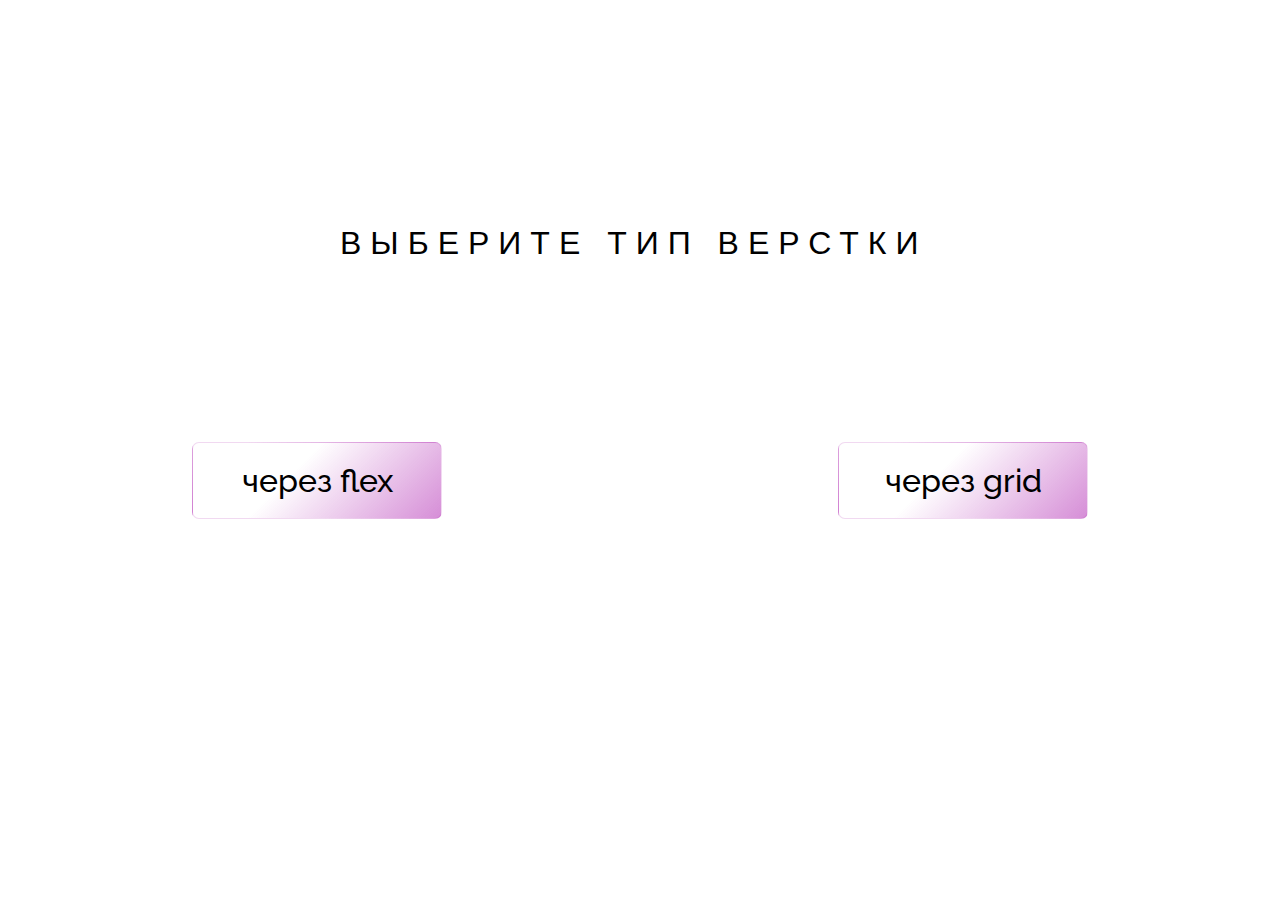
<file: index.html>
<!DOCTYPE html>
<html lang="ru">
<head>
    <title>UniTravel</title>
    <meta charset="UTF-8">
    <meta name="viewport" content="width=width-device, initial-scale=1">
    <link rel="stylesheet" href="styles/reset.css">
    <link rel="stylesheet" href="styles/style__index.css">
    <link rel="preconnect" href="https://fonts.googleapis.com">
    <link rel="preconnect" href="https://fonts.gstatic.com" crossorigin>
    <link href="https://fonts.googleapis.com/css2?family=Raleway:ital,wght@0,100..900;1,100..900&display=swap" rel="stylesheet">
</head>
<body>
    <h1 class="title">ВЫБЕРИТЕ ТИП ВЕРСТКИ</h1>
    <div class="btns">
        <a class="link" href="flex.html">через flex</a>
        <a class="link" href="grid.html">через grid</a>
    </div>
</body>
</file>
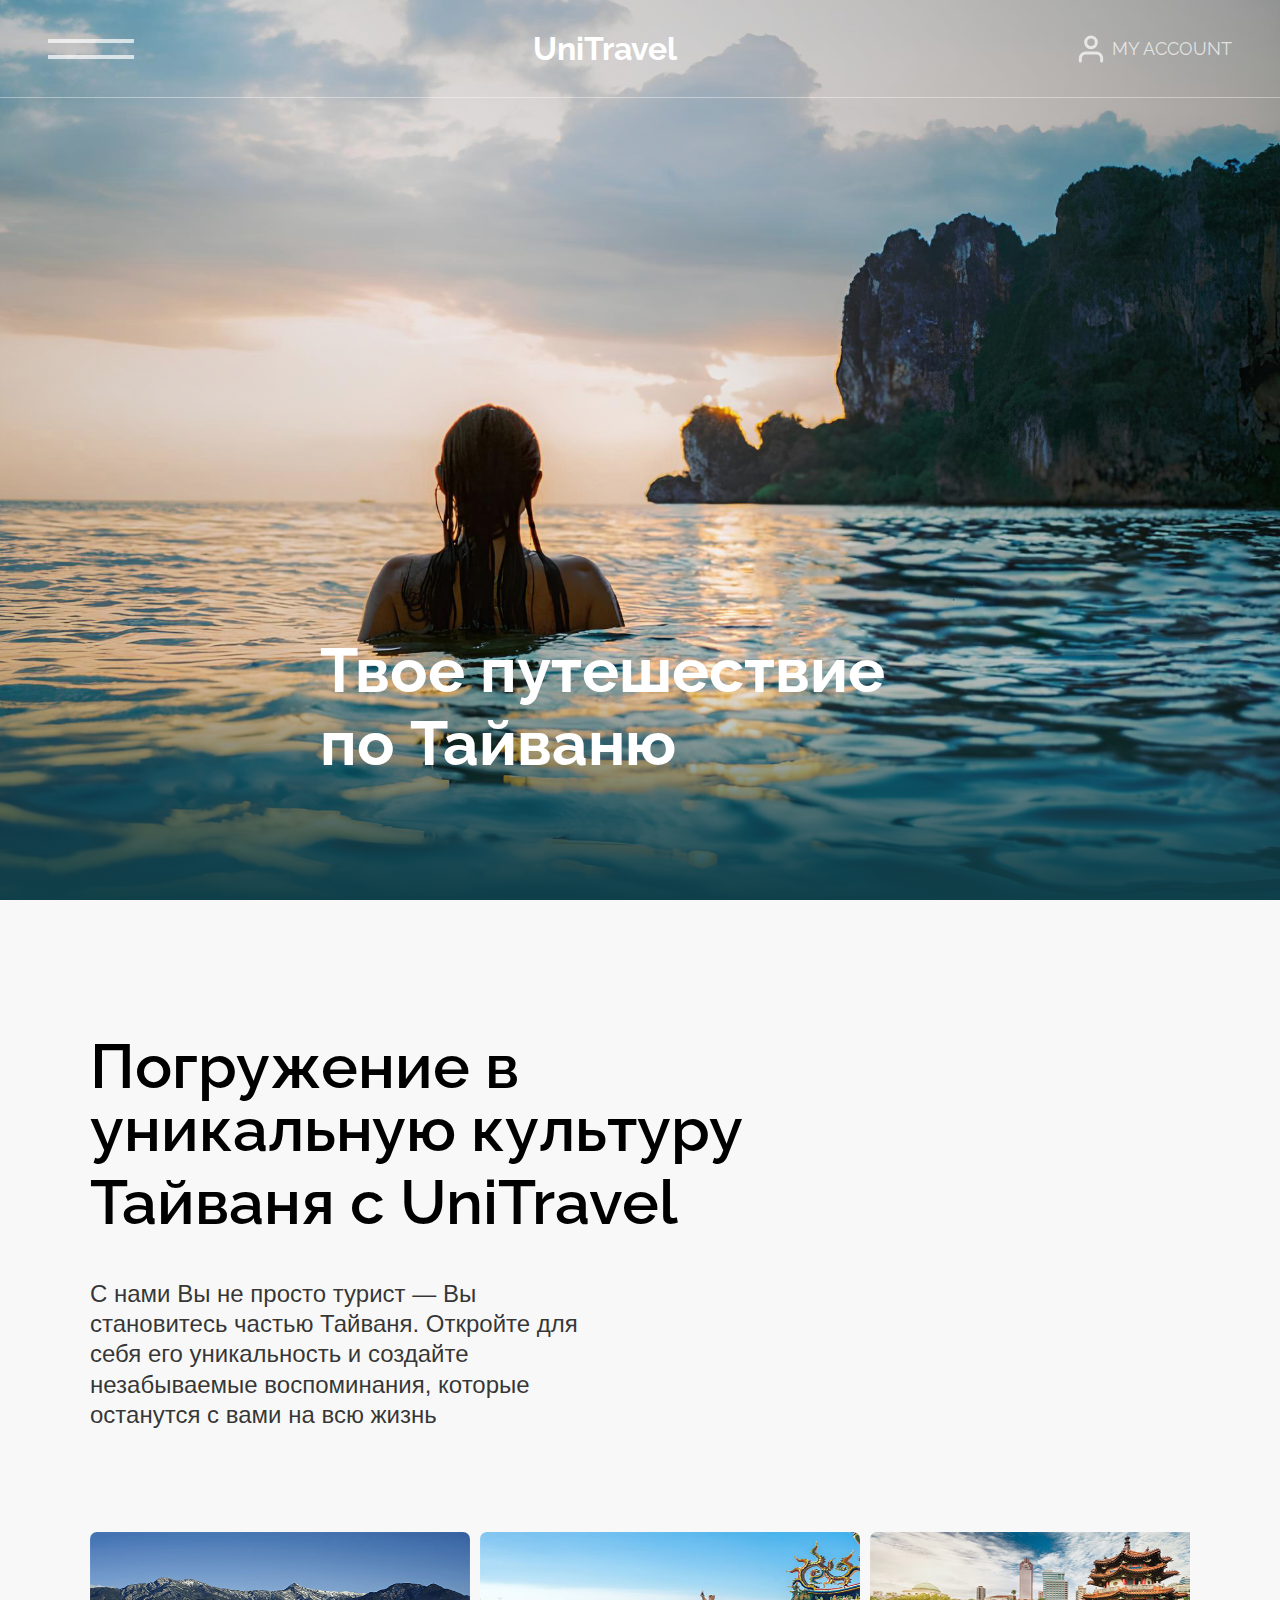
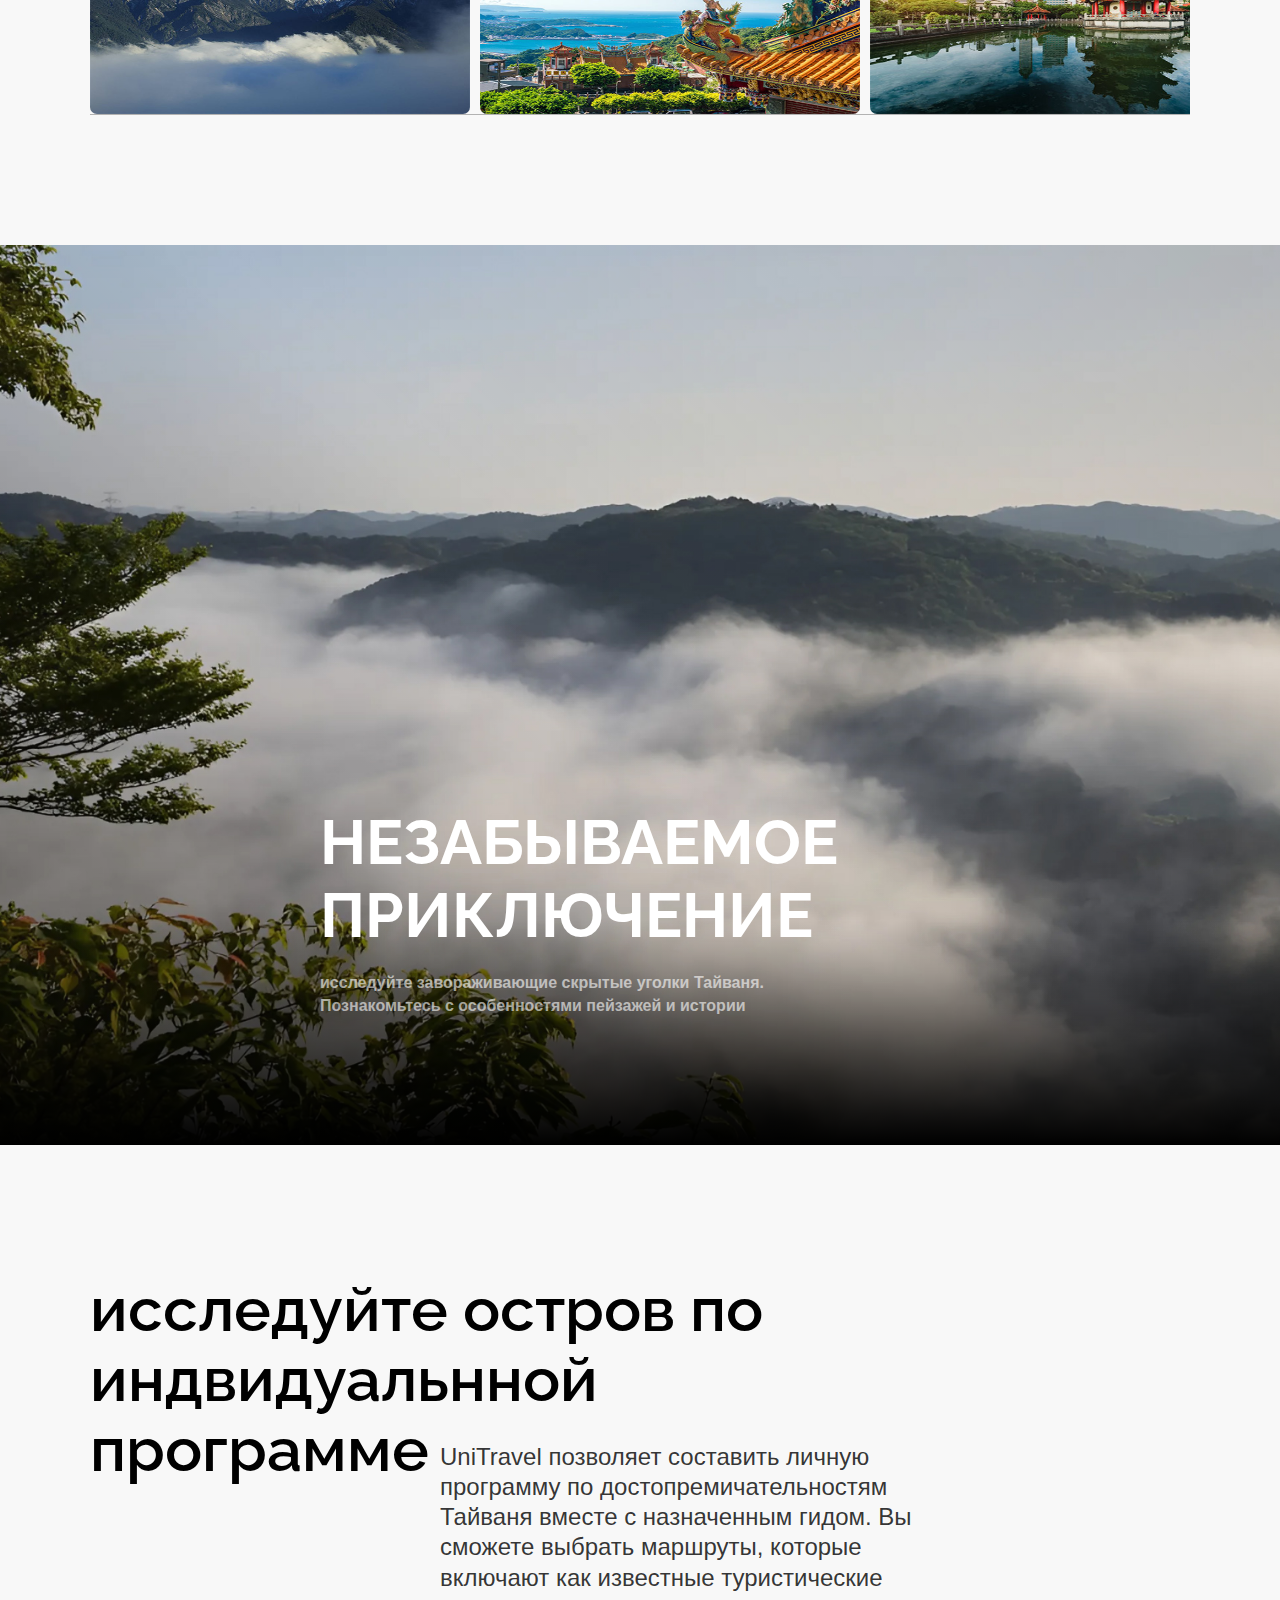
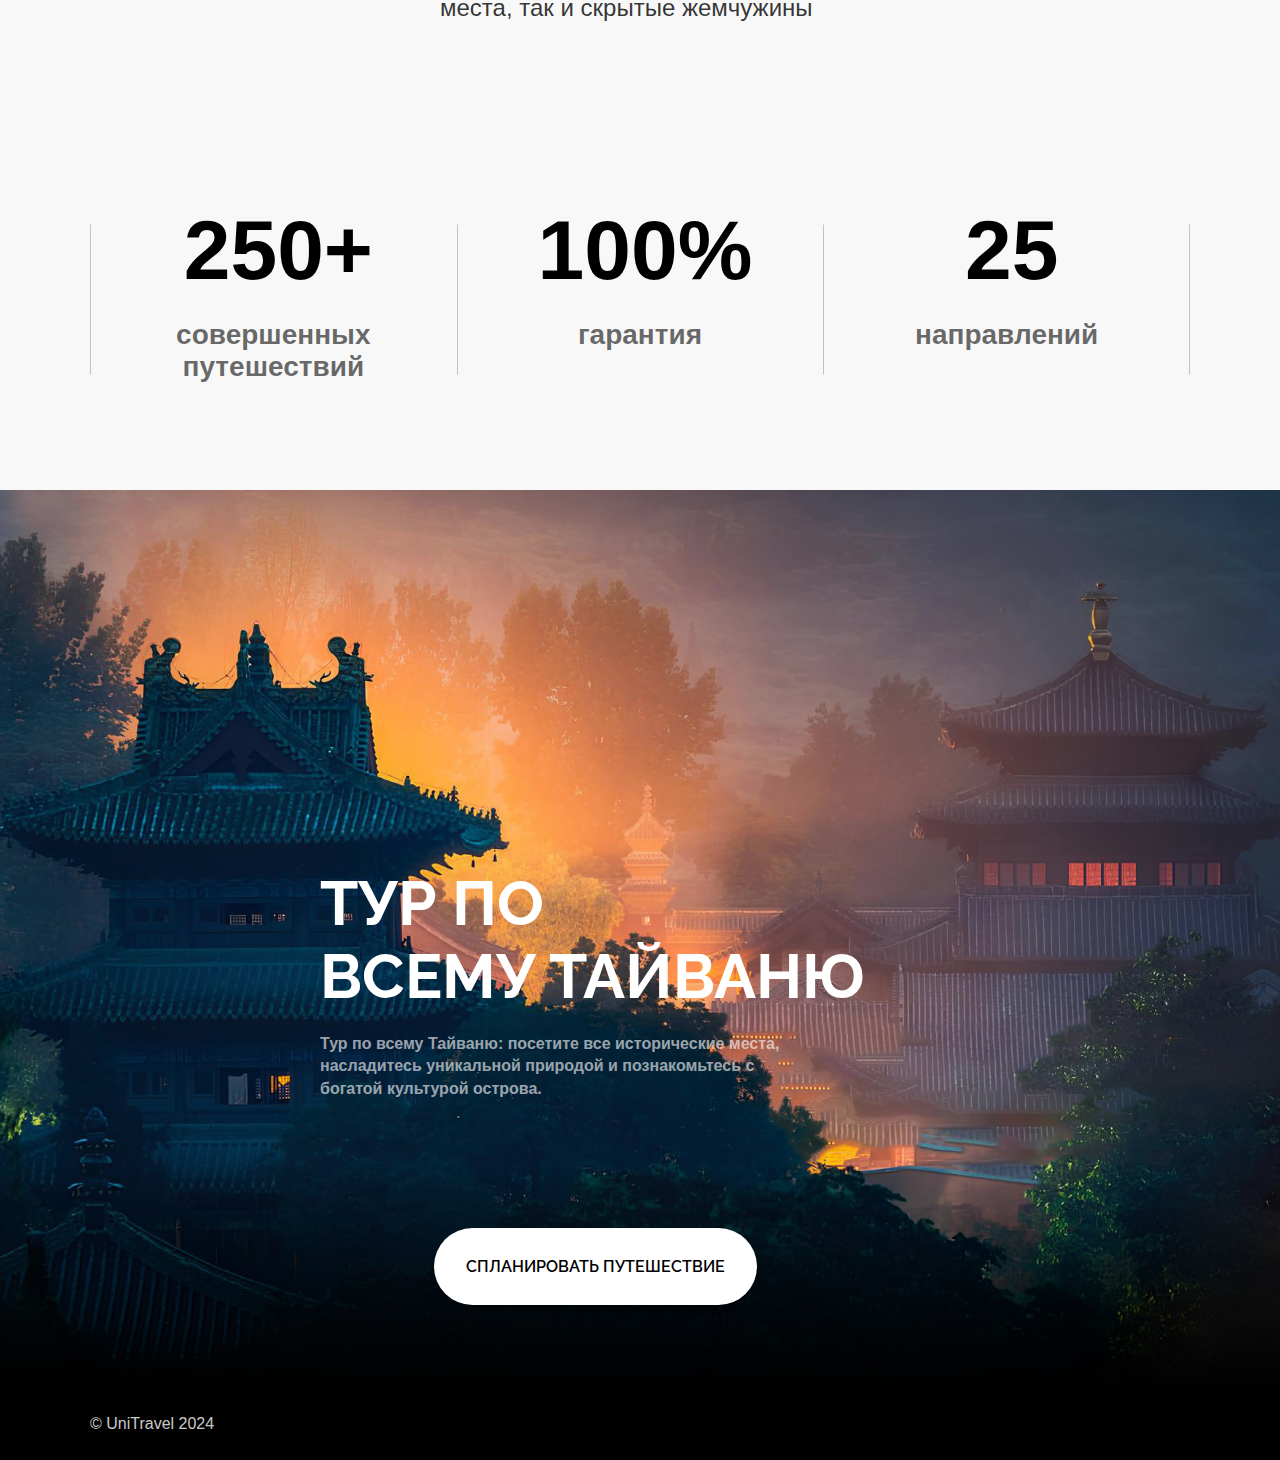
<file: flex.html>
<!DOCTYPE html>
<html lang="ru">
<head>
    <title>UniTravel</title>
    <meta charset="UTF-8">
    <meta name="viewport" content="width=width-device, initial-scale=1">
    <link rel="stylesheet" href="styles/reset.css">
    <link rel="stylesheet" href="styles/style__flex.css">
    <link rel="preconnect" href="https://fonts.googleapis.com">
    <link rel="preconnect" href="https://fonts.gstatic.com" crossorigin>
    <link href="https://fonts.googleapis.com/css2?family=Raleway:ital,wght@0,100..900;1,100..900&display=swap" rel="stylesheet">
</head>
<body>
    <header class="header">
        <div class="header__top">
            <input type="checkbox" id="burger-checkbox">
            <label class="burger" for="burger-checkbox"></label>
            <h1 class="logo">UniTravel</h1>
            <div class="account">
                <img class="account__ico" src="assets/user.svg" alt="">
                <p class="account__text">MY ACCOUNT</p>
            </div>
        </div><!-- /.header__top -->

        <div class="section-photo__content section-photo__content--header">
            <div class="section-photo__text">
                <h2 class="section-photo__title">Твое путешествие по&nbspТайваню</h2>
            </div>
        </div>

        <div class="section-photo__overlay section-photo__overlay--header"></div>
    </header>

    <main class="main">
        <section class="section-info"><!-- section-culture -->
            <div class="container">
                <div class="section-info__content section-info__content--culture">
                    <div class="section-info__text">
                        <h2 class="section-info__title section-info__title--culture">Погружение в <span>уникальную культуру Тайваня с UniTravel</span></h2>
                        <p class="section-info__subtitle">С нами Вы не просто турист — Вы становитесь частью Тайваня.
                            Откройте для себя его уникальность и создайте незабываемые воспоминания,
                            которые останутся с вами на всю жизнь</p>
                    </div>

                    <aside class="section-info__vertical-slider">
                        <div class="slider__item">
                            <img class="slider__photo" src="assets/photo-1.jpg" alt="mounts">
                            <button class="slider__btn"></button>
                        </div>

                        <div class="slider__item">
                            <img class="slider__photo" src="assets/photo-2.jpg" alt="city">
                            <button class="slider__btn"></button>
                        </div>

                        <div class="slider__item">
                            <img class="slider__photo" src="assets/photo-3.jpg" alt="city">
                            <button class="slider__btn"></button>
                        </div>

                        <div class="slider__item">
                            <img class="slider__photo" src="assets/photo-4.jpg" alt="mounts">
                            <button class="slider__btn"></button>
                        </div>

                        <div class="slider__item">
                            <img class="slider__photo" src="assets/photo-5.jpg" alt="city">
                            <button class="slider__btn"></button>
                        </div>
                    </aside>
                </div>
            </div>
        </section><!-- /section-culture -->

        <section class="section-photo section-photo--adventure"> <!-- section-adventure -->
            <div class="section-photo__content">
                <div class="section-photo__text">
                    <h2 class="section-photo__title">НЕЗАБЫВАЕМОЕ ПРИКЛЮЧЕНИЕ</h2>
                    <p class="section-photo__subtitle">исследуйте завораживающие скрытые уголки Тайваня. Познакомьтесь с
                        особенностями пейзажей и истории  </p>
                </div>
            </div>

            <div class="section-photo__overlay section-photo__overlay--black"></div>
        </section><!-- /section-adventure -->

        <section class="section-info section-info--about"> <!-- section-about -->
            <div class="container container--about">
                <div class="section-info__content section-info__content--about">
                    <div class="section-info__text section-info__text--about">
                        <h2 class="section-info__title section-info__title--about">исследуйте остров по индвидуальнной программе</h2>
                        <p class="section-info__subtitle section-info__subtitle--about">UniTravel позволяет составить личную программу по
                            достопремичательностям Тайваня вместе с назначенным гидом. Вы сможете выбрать маршруты,
                            которые включают как известные туристические места, так и скрытые жемчужины</p>
                    </div>

                    <ul class="section-info__statistics">
                        <li class="section-info__statistics__item">
                            <div class="statistics__item__content">
                                <p class="statistics__top">250+</p>
                                <p class="statistics__about">совершенных путешествий</p>
                            </div>
                        </li>

                        <li class="section-info__statistics__item">
                            <div class="statistics__item__content">
                                <p class="statistics__top">100%</p>
                                <p class="statistics__about">гарантия</p>
                            </div>
                        </li>

                        <li class="section-info__statistics__item">
                            <div class="statistics__item__content">
                                <p class="statistics__top">25</p>
                                <p class="statistics__about">направлений</p>
                            </div>
                        </li>
                    </ul>
                </div>
            </div>
        </section><!-- /.section-about -->

        <section class="section-photo section-photo--pagoda"> <!-- section-pagoda -->
            <div class="section-photo__content section-photo__content--pagoda">
                <div class="section-photo__text">
                    <h2 class="section-photo__title">ТУР ПО<br>ВСЕМУ ТАЙВАНЮ</h2>
                    <p class="section-photo__subtitle">Тур по всему Тайваню: посетите все исторические места, насладитесь
                        уникальной природой и познакомьтесь с богатой культурой острова.</p>
                </div>

                <button class="btn" type="button">CПЛАНИРОВАТЬ ПУТЕШЕСТВИЕ</button>
            </div>

            <div class="section-photo__overlay section-photo__overlay--black"></div>
        </section><!-- /section--pagoda -->
    </main>

    <footer class="footer">
        <div class="container container--footer">
            <p class="copywrite">© UniTravel 2024</p>
        </div>
    </footer>
</body>
</html>
</file>
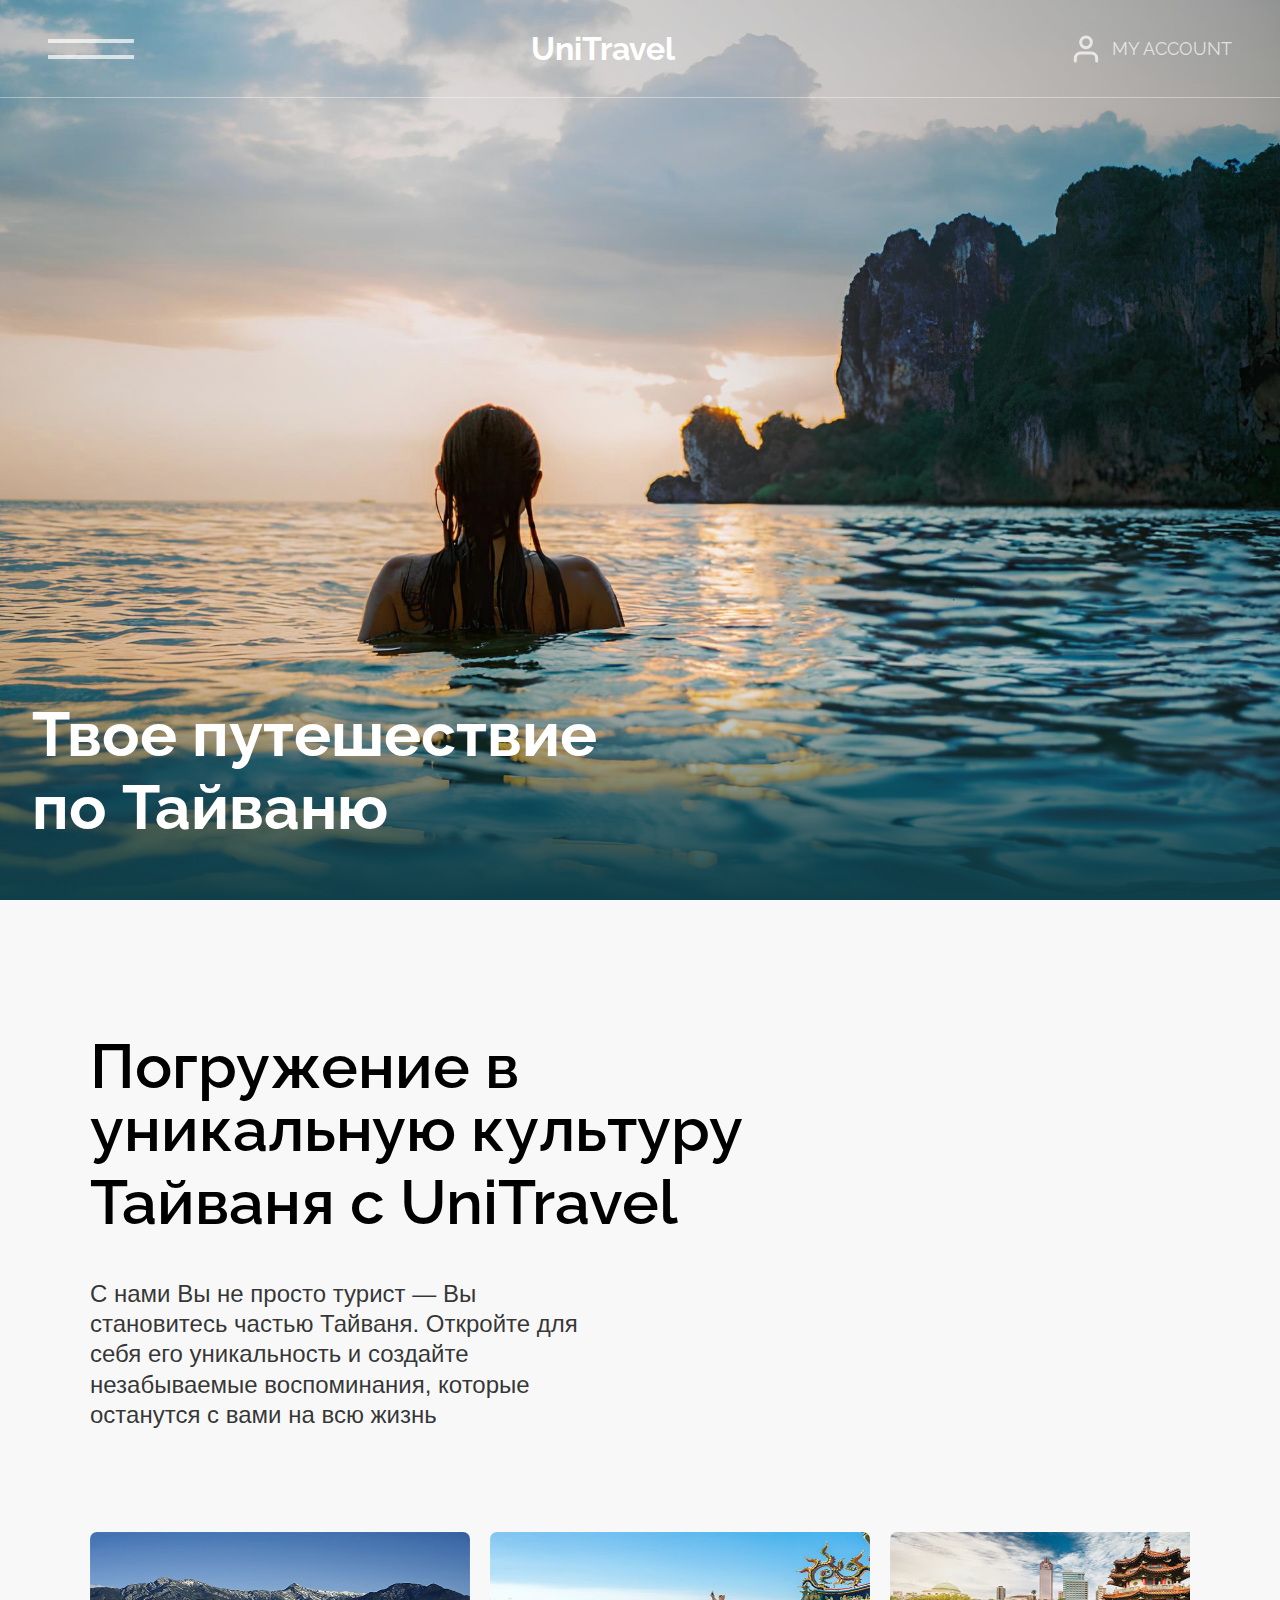
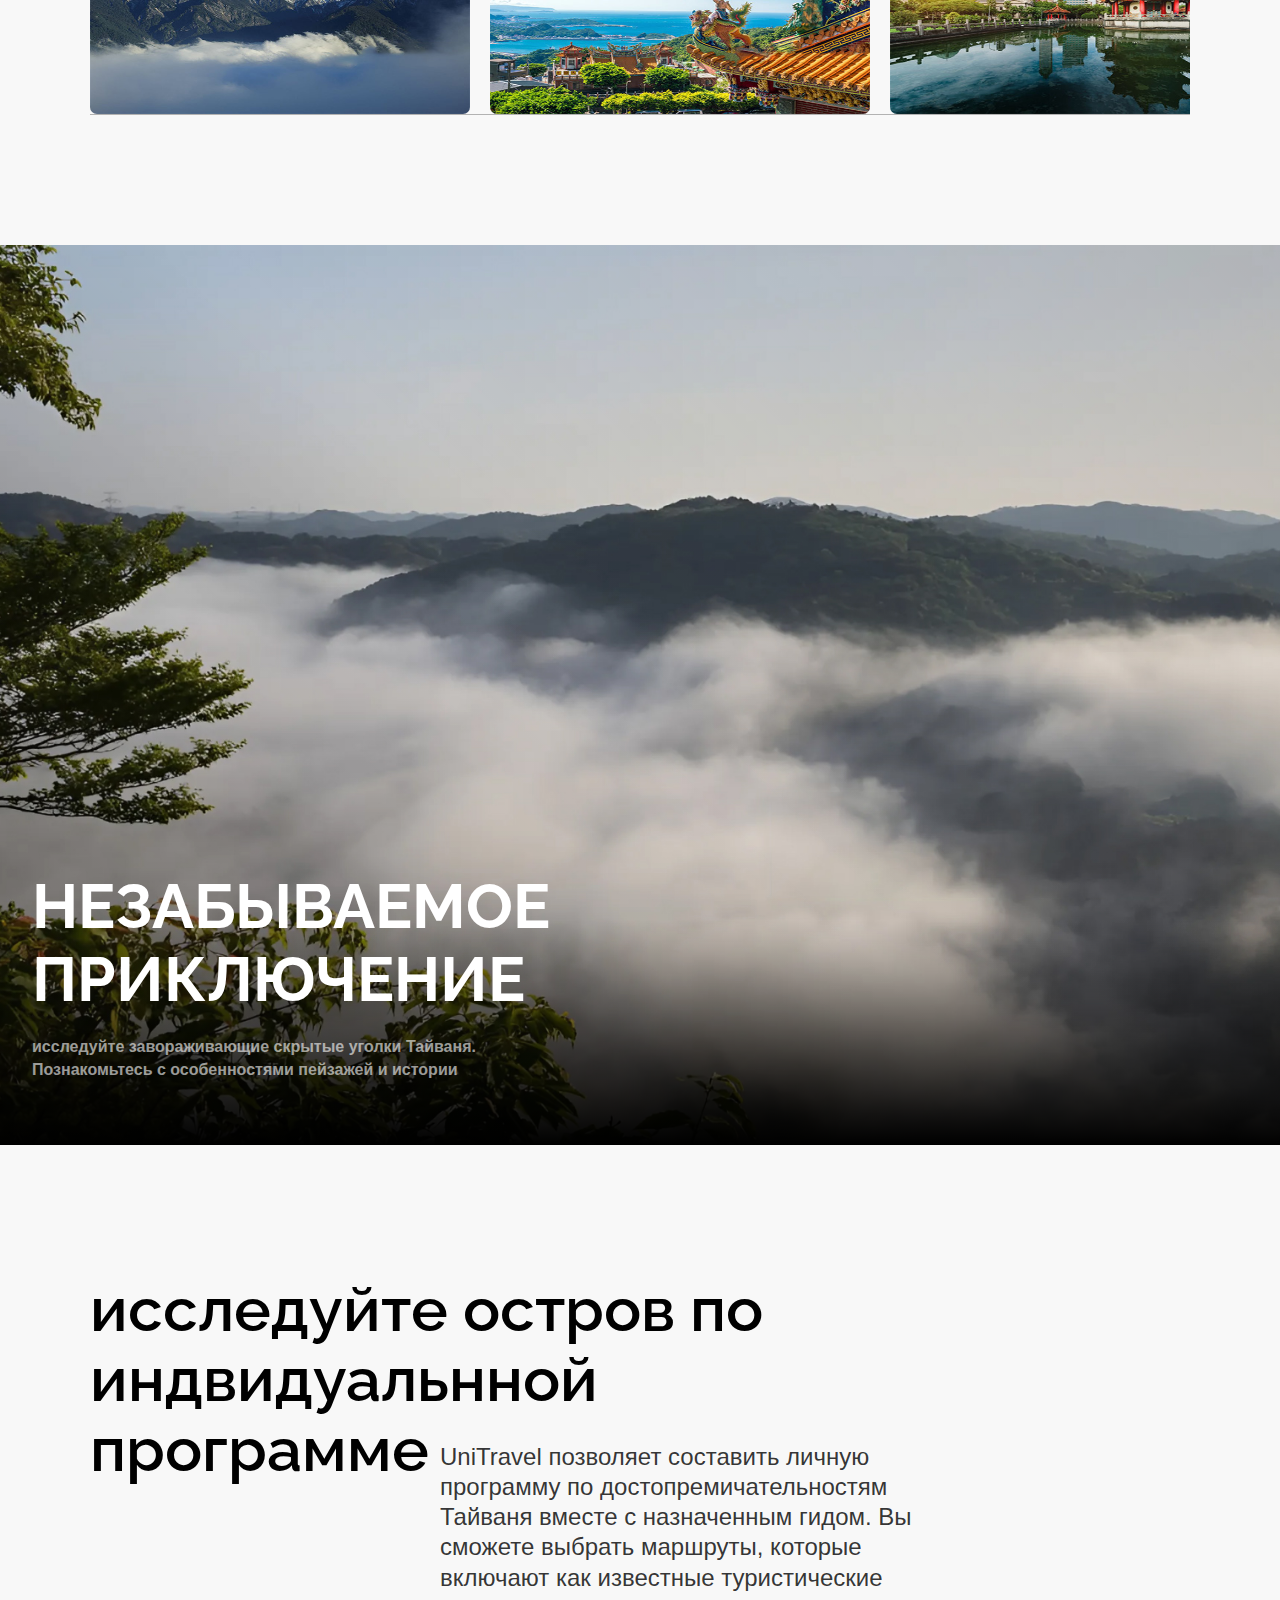
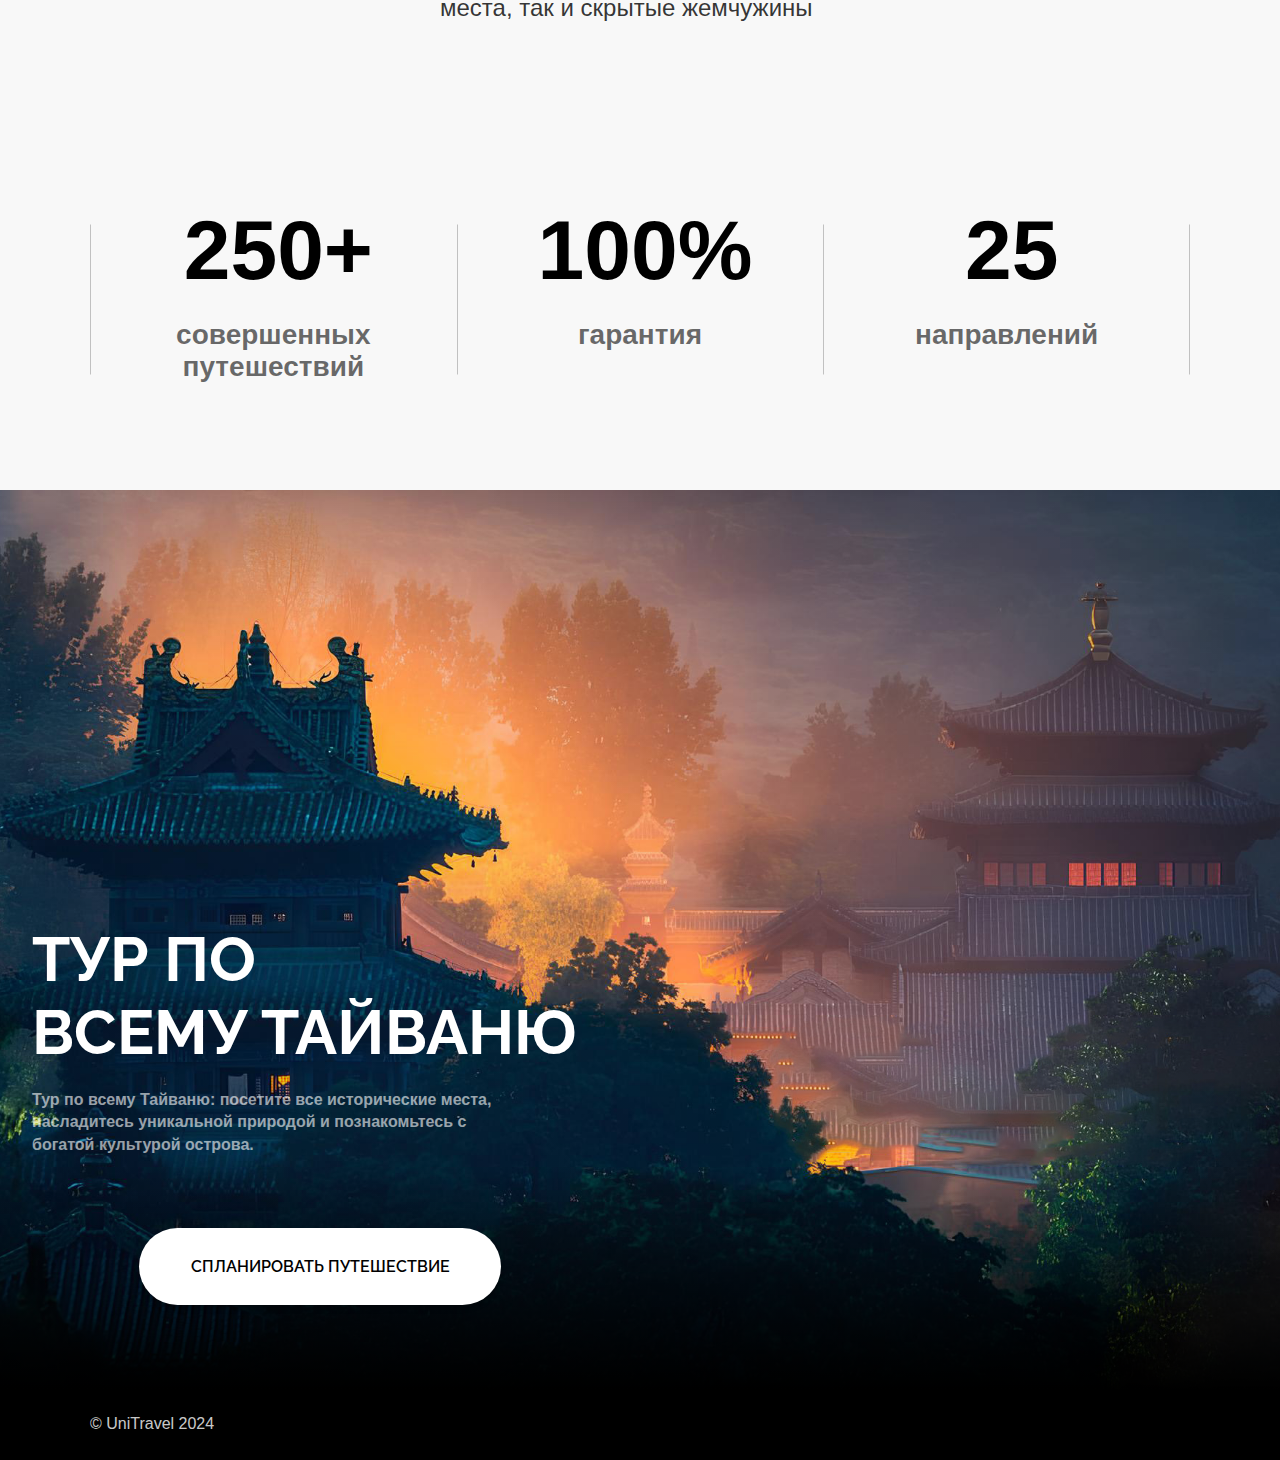
<file: grid.html>
<!DOCTYPE html>
<html lang="ru">
<head>
    <title>UniTravel</title>
    <meta charset="UTF-8">
    <meta name="viewport" content="width=width-device, initial-scale=1">
    <link rel="stylesheet" href="styles/reset.css">
    <link rel="stylesheet" href="styles/style__grid.css">
    <link rel="preconnect" href="https://fonts.googleapis.com">
    <link rel="preconnect" href="https://fonts.gstatic.com" crossorigin>
    <link href="https://fonts.googleapis.com/css2?family=Raleway:ital,wght@0,100..900;1,100..900&display=swap" rel="stylesheet">
</head>
<body>
<header class="header">
    <div class="header__top">
        <input type="checkbox" id="burger-checkbox">
        <label class="burger" for="burger-checkbox"></label>
        <h1 class="logo">UniTravel</h1>
        <div class="account">
            <img class="account__ico" src="assets/user.svg" alt="">
            <p class="account__text">MY ACCOUNT</p>
        </div>
    </div><!-- /.header__top -->

    <div class="section-photo__content section-photo__content--header">
        <div class="section-photo__text">
            <h2 class="section-photo__title">Твое путешествие по&nbspТайваню</h2>
        </div>
    </div>

    <div class="section-photo__overlay section-photo__overlay--header"></div>
</header>

<main class="main">
    <section class="section-info"><!-- section-culture -->
        <div class="container">
            <div class="section-info__content section-info__content--culture">
                <div class="section-info__text">
                    <h2 class="section-info__title section-info__title--culture">Погружение в <span>уникальную культуру Тайваня с UniTravel</span></h2>
                    <p class="section-info__subtitle">С нами Вы не просто турист — Вы становитесь частью Тайваня.
                        Откройте для себя его уникальность и создайте незабываемые воспоминания,
                        которые останутся с вами на всю жизнь</p>
                </div>

                <aside class="section-info__vertical-slider">
                    <div class="slider__item">
                        <img class="slider__photo" src="assets/photo-1.jpg" alt="mounts">
                        <button class="slider__btn"></button>
                    </div>

                    <div class="slider__item">
                        <img class="slider__photo" src="assets/photo-2.jpg" alt="city">
                        <button class="slider__btn"></button>
                    </div>

                    <div class="slider__item">
                        <img class="slider__photo" src="assets/photo-3.jpg" alt="city">
                        <button class="slider__btn"></button>
                    </div>

                    <div class="slider__item">
                        <img class="slider__photo" src="assets/photo-4.jpg" alt="mounts">
                        <button class="slider__btn"></button>
                    </div>

                    <div class="slider__item">
                        <img class="slider__photo" src="assets/photo-5.jpg" alt="city">
                        <button class="slider__btn"></button>
                    </div>
                </aside>
            </div>
        </div>
    </section><!-- /section-culture -->

    <section class="section-photo section-photo--adventure"> <!-- section-adventure -->
        <div class="section-photo__content">
            <div class="section-photo__text">
                <h2 class="section-photo__title">НЕЗАБЫВАЕМОЕ ПРИКЛЮЧЕНИЕ</h2>
                <p class="section-photo__subtitle">исследуйте завораживающие скрытые уголки Тайваня. Познакомьтесь с
                    особенностями пейзажей и истории  </p>
            </div>
        </div>

        <div class="section-photo__overlay section-photo__overlay--black"></div>
    </section><!-- /section-adventure -->

    <section class="section-info section-info--about"> <!-- section-about -->
        <div class="container container--about">
            <div class="section-info__content section-info__content--about">
                <div class="section-info__text section-info__text--about">
                    <h2 class="section-info__title section-info__title--about">исследуйте остров по индвидуальнной программе</h2>
                    <p class="section-info__subtitle section-info__subtitle--about">UniTravel позволяет составить личную программу по
                        достопремичательностям Тайваня вместе с назначенным гидом. Вы сможете выбрать маршруты,
                        которые включают как известные туристические места, так и скрытые жемчужины</p>
                </div>

                <ul class="section-info__statistics">
                    <li class="section-info__statistics__item">
                        <div class="statistics__item__content">
                            <p class="statistics__top">250+</p>
                            <p class="statistics__about">совершенных путешествий</p>
                        </div>
                    </li>

                    <li class="section-info__statistics__item">
                        <div class="statistics__item__content">
                            <p class="statistics__top">100%</p>
                            <p class="statistics__about">гарантия</p>
                        </div>
                    </li>

                    <li class="section-info__statistics__item">
                        <div class="statistics__item__content">
                            <p class="statistics__top">25</p>
                            <p class="statistics__about">направлений</p>
                        </div>
                    </li>
                </ul>
            </div>
        </div>
    </section><!-- /.section-about -->

    <section class="section-photo section-photo--pagoda"> <!-- section-pagoda -->
        <div class="section-photo__content section-photo__content--pagoda">
            <div class="section-photo__text">
                <h2 class="section-photo__title">ТУР ПО<br>ВСЕМУ ТАЙВАНЮ</h2>
                <p class="section-photo__subtitle">Тур по всему Тайваню: посетите все исторические места, насладитесь
                    уникальной природой и познакомьтесь с богатой культурой острова.</p>
            </div>

            <button class="btn" type="button">CПЛАНИРОВАТЬ ПУТЕШЕСТВИЕ</button>
        </div>

        <div class="section-photo__overlay section-photo__overlay--black"></div>
    </section><!-- /section--pagoda -->
</main>

<footer class="footer">
    <div class="container container--footer">
        <p class="copywrite">© UniTravel 2024</p>
    </div>
</footer>
</body>
</html>
</file>
<file: styles/style__index.css>
*,
*::after,
*::before {
    box-sizing: border-box;
}

html {
    font-size: 62.5%;
}

body {
    width: 100vw;
}

.title {
    margin-top: 25vh;
    margin-right: auto;
    margin-left: auto;
    width: 60rem;

    font-size: 3.2rem;
    font-family: Inter, sans-serif;
    letter-spacing: 0.9rem;
    color: black;
}

.btns {
    margin-top: 20vh;
    display: flex;
    justify-content: space-between;
}

.link {
    padding: 1.9rem 3.2rem;

    font-family: Raleway, sans-serif;
    font-size: 3.2rem;
    font-weight: 500;
    width: 25rem;
    text-align: center;

    border: 1px solid rgba(184, 63, 186, 0.2);
    border-radius: 7px;
    background: rgb(176,38,178);
    background: linear-gradient(315deg, rgba(176,38,178,0.52) 0%, rgba(255,255,255,1) 60%);

    transition: all 0.2s linear;
}

.link:hover {
    color: #5B52F7;
}

.link:nth-child(1) {
    margin-left: 15vw;
}

.link:nth-child(2) {
    margin-right: 15vw;
}
</file>
<file: styles/style__flex.css>
*,
*::after,
*::before {
    box-sizing: border-box;
}

:root {
    --white: #FFFFFF;
    --gwhite: #F8F8F8;

    --linear-bg-1: linear-gradient(45deg, rgba(0, 0, 0, 0.2), rgba(255, 255, 255, 0) 49%);
    --linear-bg-2: linear-gradient(225deg, rgba(0, 0, 0, 0.2), rgb(255, 255, 255, 0) 49%);

    --linear-bg--header: linear-gradient(0deg, rgba(15,63,73,1) 0%, rgba(89,198,222,0) 100%);
    --linear-bg--black: linear-gradient(0deg, rgba(0,0,0,1) 0%, rgba(255,255,255,0) 100%);

    --radial-bg: radial-gradient(circle, rgba(69,162,182,0) 0%, rgba(0,0,0,1) 150%);
}

html {
    font-size: 62.5%;
}

body {
    font-family: "Monteserat", sans-serif;
}

/* ****************
Samples
**************** */

.container {
    margin: 0 9rem;
    padding: 13rem 0;
    width: auto;
    height: 94.5rem;
}

/* ****************
Section-photo sample
**************** */

.section-photo {
    position: relative;
    height: 100vh;

    background-repeat: no-repeat;
    background-size: cover;
    background-position: center center;
}

.section-photo__content {
    height: 100%;
    display: flex;
    justify-content: space-between;
    align-items: flex-end;
    position: relative;

    z-index: 1;
}

.section-photo__text {
    margin: 0 0 8.5rem 9rem;
    width: 64rem;
}

.section-photo__title {
    font-family: Raleway, sans-serif;
    font-size: 6.2rem;
    font-weight: 700;
    color: var(--white);
}

.section-photo__subtitle {
    margin-top: 2rem;
    width: 50rem;

    font-size: 1.6rem;
    font-weight: 600;
    color: rgba(255, 255, 255, 0.6);
    line-height: 1.4;
}

.section-photo__overlay {
    content: "";

    height: 25%;
    width: 100%;
    position: absolute;
    bottom: 0;
    z-index: 0;
}

.section-photo__overlay--black {
    background: var(--linear-bg--black);
}

/* ****************
Section-info sample
**************** */

.section-info {
    background-color: var(--gwhite);
}

.section-info__content {
    display: flex;
    justify-content: space-between;
    max-height: 68.5rem;
}

.section-info__title {
    width: 70rem;

    font-family: Raleway, sans-serif;
    font-weight: 600;
    font-size: 6.2rem;

    span {
        position: relative;

        top: -10px;
    }
}

.section-info__subtitle {
    width: 50rem;

    font-size: 2.4rem;
    font-weight: 500;
    line-height: 126.9%;
    color: rgba(0, 0, 0, 0.8);
}

/* ****************
Header
**************** */

.header {
    height: 100vh;
    width: auto;

    background-image: var(--linear-bg-1), var(--linear-bg-2), url("../assets/header.jpg");
    background-repeat: no-repeat;
    background-size: cover;
    background-position: center center;
}

.section-photo__content--header {
    height: calc(100vh - 10vh);
}

.header__top {
    display: flex;
    justify-content: space-between;
    width: 100%;
    padding: 3rem 4.8rem;

    align-items: center;
    border-bottom: 1px solid rgba(255, 255, 255, 0.4);
}

.burger {
    height: 2rem;
    width: 8.6rem;

    font-size: 0;

    position: relative;

    cursor: pointer;

    &::before,
    &::after,
    span {
        height: 4px;
        width: 100%;
    }

    &::before,
    &::after {
        content: "";
        display: block;
        position: absolute;
        height: 4px;
        width: 100%;

        background-color: rgba(255, 255, 255, 0.7);

        transition: all 0.2s linear;
    }

    &::after {
        bottom: 0;
    }

    &::before {
        top: 0;
    }
}

#burger-checkbox {
    display: none;
}

#burger-checkbox:checked + label {
    &::after,
    &::before {
        transform: translateX(-50%);
        background-color: rgba(0, 0, 0, 0.3);
    }
}

.logo {
    color: #FFFFFF;
    font-weight: 700;
    font-size: 3.2rem;
    font-family: Raleway, sans-serif;

}

.account {
    display: flex;

    align-items: center;

    cursor: pointer;
}

.account__text {
    margin-left: 0.5rem;

    font-family: Raleway, sans-serif;
    font-size: 1.8rem;
    color: rgba(255, 255, 255, 0.7)
}

.header__title {
    display: block;
    margin: auto 0 8.4rem 9rem;
    width: 64rem;
    position: absolute;
    bottom: 0;

    font-family: Monteserat, sans-serif;
    font-size: 6.2rem;
    font-weight: 700;
    color: var(--white);

    z-index: 11;
}

.section-photo__overlay--header {
    background: var(--linear-bg--header);
}

/* ****************
Section adventure
**************** */

.section-photo--adventure {
    background-image: var(--linear-bg-1), var(--linear-bg-2), url("../assets/section-adventure.jpg");
}

/* ****************
Section pagoda
**************** */

.section-photo--pagoda {
    background-image: var(--linear-bg-1), var(--linear-bg-2), url("../assets/section-pagoda.jpg");
}

.btn {
    margin: 0 9rem 8.5rem 0;
    padding: 2.9rem 3.2rem;

    font-family: Raleway, sans-serif;
    font-size: 1.6rem;
    font-weight: 600;

    background-color: #ffffff;
    border-radius: 50px;
    box-shadow: 0 4px 4px rgba(0, 0, 0, 0.25);

    cursor: pointer;

    transition: background-color 0.3s linear;
}

.btn:hover {
    background-color: #eaeaea;
}

/* ****************
Section culture
**************** */

.section-info__content--culture {
    border-bottom: 1px solid rgba(160, 160, 160, 0.8);
}

.section-info__title--culture {
    margin-bottom: 6.3rem;
}

.section-info__vertical-slider {
    overflow: auto;

    scrollbar-width: none;

    &::-webkit-scrollbar {
        display: none;
        width: 0;
        height: 0;
    }
}

/* ****************
Slider
**************** */

.slider__item {
    position: relative;
}

.slider__item:not(:last-child) {
    margin-bottom: 3.8rem;
}

.slider__photo {
    width: 38rem;
    height: 18.2rem;

    border-radius: 7px;

    background-repeat: no-repeat;
    background-size: cover;
    background-position: center center;

    z-index: 1;
}

.slider__btn {
    position: absolute;
    inset: 0;
    width: 100%;
    height: 100%;

    border-radius: 7px;
    background-color: rgba(0, 0, 0, 0.1);
    opacity: 0;

    transition:opacity 0.2s linear;

    cursor: pointer;

    &:hover {
        opacity: 1;
    }
}

/* ****************
Section about
**************** */

.section-info__content--about {
    flex-direction: column;
}

.section-info__text--about {
    position: relative;
}

.section-info__title--about {
    line-height: 7rem;
}

.section-info__subtitle--about {
    position: absolute;

    top: calc(70rem / 4.2);
    left: calc(21rem + 14rem);
}

.section-info__statistics {
    display: flex;
    justify-content: space-between;


    margin-top: 28.7rem;
}

.section-info__statistics__item {
    width: 100%;
    position: relative;
}

.section-info__statistics__item::before {
    content: "";

    position: absolute;
    left: 0;
    top: 0;
    transform: translateY(+15%);
    height: 15rem;

    border-left: 1px solid #C1C1C1;
}

.section-info__statistics__item:last-child::after {
    content: "";

    position: absolute;
    right: 0;
    top: 0;
    transform: translateY(+15%);
    height: 15rem;

    border-left: 1px solid #C1C1C1;
}

.statistics__item__content {
    margin: 0 auto;
    width: 22.9rem;

    text-align: center;
    font-family: Montserrat, sans-serif;
}

.statistics__top {
    font-size: 8.4rem;
    font-weight: 700;
}

.statistics__top:first-child {
    padding-left: 1rem;
}

.statistics__about {
    margin-top: 2rem;

    font-size: 2.8rem;
    font-weight: 700;
    color: rgba(6, 6, 6, 0.6);
    text-align: center;
}

/* ****************
Footer
**************** */

.footer {
    background-color: #000000;
}

.container--footer {
    padding: 0;
    height: 7rem;
}

.copywrite {
    padding: 2.5rem 0;

    font-size: 1.6rem;
    color: rgba(255, 255, 255, 0.8);
}

/* ****************
Media
**************** */

@media screen and (max-width: 1280px) {
    /* ****************
    Section culture
    **************** */
    .section-info__content {
        flex-direction: column;
        height: 100%;
    }

    .section-info__title {
        margin-bottom: 3rem;
    }

    .section-info__vertical-slider {
        display: flex;
        flex-direction: row;
        margin-top: auto;
        height: 182px;

        overflow-x: auto;
        animation-timing-function: linear;
    }

    .slider__item {
        display: inline-block;
    }

    .slider__item:not(:last-child) {
        margin-bottom: 0;
        margin-right: 1rem;
    }

    /* ****************
    Section-photo sample
    **************** */

    .section-photo__content {
        flex-direction: column;
        justify-content: flex-end;
        align-items: center;
    }

    .section-photo__text {
        margin: 0 0 10%;
    }
}

@media screen and (max-width: 991px) {
    .container {
        margin: 0 4rem;
        padding: 6.5rem 0;
        height: 80rem;
    }

    /* ****************
    Header
    **************** */

    .account__text {
        display: none;
    }

    .section-photo__text {
        width: 57rem;
    }

    /* ****************
    Section info sample and culture
    **************** */

    .section-info__text {
        margin: 0 auto;
    }

    .section-info__title {
        font-size: 3.7rem;
        width: 40rem;
        margin-bottom: 2rem;

        span {
            position: static;
        }
    }

    .section-info__title--about {
        line-height: normal;
    }

    .section-info__subtitle {
        font-size: 2rem;
    }

    .section-info__vertical-slider {
        height: 23.5rem;
    }

    .slider__item:not(:last-child) {
        margin-right: 1.5rem;
    }


    .slider__photo {
        width: 23.5rem;
        height: 23.5rem;
    }


    /* ****************
    Section about
    **************** */

    .section-info__title--about {
        margin-bottom: 3rem;
    }

    .section-info__subtitle--about {
        left: 0;
        transform: translateX(+25%);

        width: 23.2rem;
    }

    .statistics__item__content {
        width: 100%;
    }

    .statistics__top {
        font-size: 6rem;
    }

    .statistics__about {
        font-size: 2rem;
    }

    .section-info__statistics__item::before {
        height: 10rem;
    }

    .section-info__statistics__item:last-child::after {
        height: 10rem;
    }

    .container--footer {
        height: auto;
        padding: 0;
    }
}

@media screen and (max-width: 600px) {
    .container {
        height: auto;
        margin: 0 2rem;
    }
    /* ****************
    Header
    **************** */

    .logo {
        font-size: 2.8rem;
    }

    .burger {
        width: 4.3rem;
    }

    .header__top {
        padding: 3rem 2rem;
    }

    .account {
        display: none;
    }

    .section-photo__content--header {
        height: calc(100% - 9.8rem);
    }

    /* ****************
    Sample section-photo
    **************** */

    .section-photo {
        height: 100vh;
    }

    .section-photo__content {
        height: 100vh;
    }

    .section-photo__text {
        width: auto;
        margin: 0 auto 35% 2%;
    }

    .section-photo__title {
        font-size: 3.7rem;
        width: auto;
    }

    .section-photo__subtitle {
        width: auto;
        font-size: 1.8rem;
        margin-top: 2.5rem;
    }

    /* ****************
    Section pagoda
    **************** */

    .section-photo--pagoda {
        height: 125vh;
    }

    .section-photo__content--pagoda {
        height: 125vh;
    }

    .btn {
        margin: 0 auto 8.5rem auto;
        font-size: 1.4rem;
    }

    /* ****************
    Sample section-info
    **************** */

    .section-info {
        height: 69.9rem;
    }

    .section-info__content {
        justify-content: normal;
        height: auto;
    }

    .section-info__title {
        font-size: 2.8rem;
        width: 29.5rem;
    }

    .section-info__subtitle {
        font-size: 1.4rem;
        width: 20.6rem;
        letter-spacing: 0.01269rem;
    }

    .section-info__vertical-slider {
        margin-top: 4.5rem;
    }

    /* ****************
    Section about
    **************** */

    .container--about {
        height: calc(50.2rem + 80rem);
    }

    .section-info--about {
        height: 98rem;
    }

    .section-info__subtitle--about {
        top: 12rem;
    }

    .section-info__statistics {
        flex-direction: column;
        margin-top: 18rem;
    }

    .section-info__statistics__item {
        margin-top: 8rem;
    }

    .section-info__statistics__item::before,
    .section-info__statistics__item::after{
        display: none;
    }

    .section-info__statistics__item:not(:last-child)::before {
        border-left: none;
        top: auto;
        text-align: center;
        bottom: -4rem;
        height: 1px;
        border-top: 1px solid #C1C1C1;
        width: calc(100% - 50%);
        display: inline-block;
        margin-left: 25%;
    }

    .statistics__top {
        font-size: 4.5rem;
    }

    .statistics__about {
        font-size: 2rem;
    }

    /* ****************
    Footer
    **************** */

    .container--footer {
        padding: 0;
    }
}
</file>
<file: styles/style__grid.css>
*,
*::after,
*::before {
    box-sizing: border-box;
}

:root {
    --white: #FFFFFF;
    --gwhite: #F8F8F8;

    --linear-bg-1: linear-gradient(45deg, rgba(0, 0, 0, 0.2), rgba(255, 255, 255, 0) 49%);
    --linear-bg-2: linear-gradient(225deg, rgba(0, 0, 0, 0.2), rgb(255, 255, 255, 0) 49%);

    --linear-bg--header: linear-gradient(0deg, rgba(15,63,73,1) 0%, rgba(89,198,222,0) 100%);
    --linear-bg--black: linear-gradient(0deg, rgba(0,0,0,1) 0%, rgba(255,255,255,0) 100%);

    --radial-bg: radial-gradient(circle, rgba(69,162,182,0) 0%, rgba(0,0,0,1) 150%);
}

html {
    font-size: 62.5%;
}

body {
    font-family: "Monteserat", sans-serif;
}

/* ****************
Samples
**************** */

.container {
    margin: 0 9rem;
    padding: 13rem 0;
    width: auto;
    height: 94.5rem;
}

/* ****************
Section-photo sample
**************** */

.section-photo {
    position: relative;
    height: 100vh;

    background-repeat: no-repeat;
    background-size: cover;
    background-position: center center;
}

.section-photo__content {
    height: 100%;
    display: grid;
    justify-content: space-between;
    align-items: flex-end;
    position: relative;

    z-index: 1;
}

.section-photo__text {
    margin: 0 0 8.5rem 9rem;
    width: 64rem;
}

.section-photo__title {
    font-family: Raleway, sans-serif;
    font-size: 6.2rem;
    font-weight: 700;
    color: var(--white);
}

.section-photo__subtitle {
    margin-top: 2rem;
    width: 50rem;

    font-size: 1.6rem;
    font-weight: 600;
    color: rgba(255, 255, 255, 0.6);
    line-height: 1.4;
}

.section-photo__overlay {
    content: "";

    height: 25%;
    width: 100%;
    position: absolute;
    bottom: 0;
    z-index: 0;
}

.section-photo__overlay--black {
    background: var(--linear-bg--black);
}

/* ****************
Section-info sample
**************** */

.section-info {
    background-color: var(--gwhite);
}

.section-info__content {
    display: grid;
    max-height: 68.5rem;
}

.section-info__title {
    width: 70rem;

    font-family: Raleway, sans-serif;
    font-weight: 600;
    font-size: 6.2rem;

    span {
        position: relative;

        top: -10px;
    }
}

.section-info__subtitle {
    width: 50rem;

    font-size: 2.4rem;
    font-weight: 500;
    line-height: 126.9%;
    color: rgba(0, 0, 0, 0.8);
}

/* ****************
Header
**************** */

.header {
    height: 100vh;
    width: auto;

    background-image: var(--linear-bg-1), var(--linear-bg-2), url("../assets/header.jpg");
    background-repeat: no-repeat;
    background-size: cover;
    background-position: center center;
}

.section-photo__content--header {
    height: calc(100vh - 10vh);
}

.header__top {
    display: grid;
    grid-template-columns: 8.6rem auto 16rem;
    width: auto;
    padding: 3rem 4.8rem;

    align-items: center;
    border-bottom: 1px solid rgba(255, 255, 255, 0.4);
}

.burger {
    height: 2rem;
    width: 8.6rem;

    font-size: 0;

    position: relative;

    cursor: pointer;

    &::before,
    &::after,
    span {
        height: 4px;
        width: 100%;
    }

    &::before,
    &::after {
        content: "";
        display: block;
        position: absolute;
        height: 4px;
        width: 100%;

        background-color: rgba(255, 255, 255, 0.7);

        transition: all 0.2s linear;
    }

    &::after {
        bottom: 0;
    }

    &::before {
        top: 0;
    }
}

#burger-checkbox {
    display: none;
}

#burger-checkbox:checked + label {
    &::after,
    &::before {
        transform: translateX(-50%);
        background-color: rgba(0, 0, 0, 0.3);
    }
}

.logo {
    display: grid;
    place-items: center;
    color: #FFFFFF;
    font-weight: 700;
    font-size: 3.2rem;
    font-family: Raleway, sans-serif;

}

.account {
    display: grid;
    grid-template-columns: 3rem 13rem;
    justify-items: end;

    align-items: center;

    cursor: pointer;
}

.account__text {
    margin-left: 0.5rem;

    font-family: Raleway, sans-serif;
    font-size: 1.8rem;
    color: rgba(255, 255, 255, 0.7)
}

.header__title {
    display: block;
    margin: auto 0 8.4rem 9rem;
    width: 64rem;
    position: absolute;
    bottom: 0;

    font-family: Monteserat, sans-serif;
    font-size: 6.2rem;
    font-weight: 700;
    color: var(--white);

    z-index: 11;
}

.section-photo__overlay--header {
    background: var(--linear-bg--header);
}

/* ****************
Section adventure
**************** */

.section-photo--adventure {
    background-image: var(--linear-bg-1), var(--linear-bg-2), url("../assets/section-adventure.jpg");
}

/* ****************
Section pagoda
**************** */

.section-photo--pagoda {
    background-image: var(--linear-bg-1), var(--linear-bg-2), url("../assets/section-pagoda.jpg");
}

.section-photo__content--pagoda {
    grid-template-columns: auto auto;
}

.btn {
    margin: 0 9rem 8.5rem 0;
    padding: 2.9rem 3.2rem;

    font-family: Raleway, sans-serif;
    font-size: 1.6rem;
    font-weight: 600;

    background-color: #ffffff;
    border-radius: 50px;
    box-shadow: 0 4px 4px rgba(0, 0, 0, 0.25);

    cursor: pointer;

    transition: background-color 0.3s linear;
}

.btn:hover {
    background-color: #eaeaea;
}

/* ****************
Section culture
**************** */

.section-info__content--culture {
    border-bottom: 1px solid rgba(160, 160, 160, 0.8);
    grid-template-columns: auto 38rem;
}

.section-info__title--culture {
    margin-bottom: 6.3rem;
}

/* ****************
Slider
**************** */

.section-info__vertical-slider {
    display: grid;
    grid-template-rows: repeat(5, minmax(0, 1fr));
    grid-column-gap: 0;
    overflow-x: hidden;
    row-gap: 20rem;
    height: 68.5rem;

    scrollbar-width: none;

    &::-webkit-scrollbar {
        display: none;
        width: 0;
        height: 0;
    }
}

.slider__item {
    position: relative;
}

.slider__item:not(:last-child) {
    margin-bottom: 3.8rem;
}

.slider__photo {
    width: 38rem;
    height: 18.2rem;

    border-radius: 7px;

    background-repeat: no-repeat;
    background-size: cover;
    background-position: center center;

    z-index: 1;
}

.slider__btn {
    position: absolute;
    inset: 0;
    width: 100%;
    height: 100%;

    border-radius: 7px;
    background-color: rgba(0, 0, 0, 0.1);
    opacity: 0;

    transition:opacity 0.2s linear;

    cursor: pointer;

    &:hover {
        opacity: 1;
    }
}

/* ****************
Section about
**************** */

.section-info__content--about {
    grid-template-rows: auto;
}

.section-info__text--about {
    position: relative;
}

.section-info__title--about {
    line-height: 7rem;
}

.section-info__subtitle--about {
    position: absolute;

    top: calc(70rem / 4.2);
    left: calc(21rem + 14rem);
}

.section-info__statistics {
    display: grid;
    grid-template-columns: auto auto auto;


    margin-top: 28.7rem;
}

.section-info__statistics__item {
    width: 100%;
    position: relative;
}

.section-info__statistics__item::before {
    content: "";

    position: absolute;
    left: 0;
    top: 0;
    transform: translateY(+15%);
    height: 15rem;

    border-left: 1px solid #C1C1C1;
}

.section-info__statistics__item:last-child::after {
    content: "";

    position: absolute;
    right: 0;
    top: 0;
    transform: translateY(+15%);
    height: 15rem;

    border-left: 1px solid #C1C1C1;
}

.statistics__item__content {
    margin: 0 auto;
    width: 22.9rem;

    text-align: center;
    font-family: Montserrat, sans-serif;
}

.statistics__top {
    font-size: 8.4rem;
    font-weight: 700;
}

.statistics__top:first-child {
    padding-left: 1rem;
}

.statistics__about {
    margin-top: 2rem;

    font-size: 2.8rem;
    font-weight: 700;
    color: rgba(6, 6, 6, 0.6);
    text-align: center;
}

/* ****************
Footer
**************** */

.footer {
    background-color: #000000;
}

.container--footer {
    padding: 0;
    height: 7rem;
}

.copywrite {
    padding: 2.5rem 0;

    font-size: 1.6rem;
    color: rgba(255, 255, 255, 0.8);
}

/* ****************
Media
**************** */

@media screen and (max-width: 1280px) {
    /* ****************
    Section culture
    **************** */
    .section-info__content {
        grid-template-columns: auto;
        grid-template-rows: auto auto;
        height: 100%;
    }

    .section-info__title {
        margin-bottom: 3rem;
    }

    .section-info__vertical-slider {
        display: grid;
        grid-template-rows: auto;
        grid-template-columns: repeat(5, minmax(0, 1fr));
        margin-top: auto;
        height: 182px;
        gap: 40rem;

        overflow-x: auto;
    }

    .slider__item {
        display: inline-block;
    }

    .slider__item:not(:last-child) {
        margin-bottom: 0;
        margin-right: 1rem;
    }

    /* ****************
    Section-photo sample
    **************** */

    .section-photo__content {
    }

    .section-photo__text {
        margin: 0 0 10% 5%;
        display: grid;
        align-content: flex-end;
    }

    /* ****************
    Section pagoda
    **************** */
    .section-photo__content--pagoda {
        grid-template-columns: auto;
        grid-template-rows: auto 17rem;
    }

    .section-photo__text {

    }

    .btn {
        width: 36.2rem;
        margin: 0 auto 8.5rem;
    }
}

@media screen and (max-width: 991px) {
    .container {
        margin: 0 4rem;
        padding: 6.5rem 0;
        height: 80rem;
    }

    /* ****************
    Header
    **************** */

    .header__top {
        grid-template-columns: 8.6rem auto 3rem;
    }

    .account {
        grid-template-columns: 3rem 0;
    }

    .account__text {
        display: none;
    }

    .section-photo__text {
        width: 55rem;
    }

    /* ****************
    Section info sample and culture
    **************** */

    .section-info__text {
        margin: 0 auto;
    }

    .section-info__title {
        font-size: 3.7rem;
        width: 40rem;
        margin-bottom: 2rem;

        span {
            position: static;
        }
    }

    .section-info__title--about {
        line-height: normal;
    }

    .section-info__subtitle {
        font-size: 2rem;
    }

    .section-info__vertical-slider {
        height: 23.5rem;
        gap: 25rem
    }

    .slider__item:not(:last-child) {
        margin-right: 1.5rem;
    }


    .slider__photo {
        width: 23.5rem;
        height: 23.5rem;
    }


    /* ****************
    Section about
    **************** */

    .section-info__title--about {
        margin-bottom: 3rem;
    }

    .section-info__subtitle--about {
        left: 0;
        transform: translateX(+25%);

        width: 23.2rem;
    }

    .statistics__item__content {
        width: 100%;
    }

    .statistics__top {
        font-size: 6rem;
    }

    .statistics__about {
        font-size: 2rem;
    }

    .section-info__statistics__item::before {
        height: 10rem;
    }

    .section-info__statistics__item:last-child::after {
        height: 10rem;
    }

    .container--footer {
        height: auto;
        padding: 0;
    }
}

@media screen and (max-width: 600px) {
    .container {
        height: auto;
        margin: 0 2rem;
    }
    /* ****************
    Header
    **************** */

    .logo {
        font-size: 2.8rem;
        place-items: flex-end;
    }

    .burger {
        width: 4.3rem;
    }

    .header__top {
        padding: 3rem 2rem;
    }

    .account {
        display: none;
    }

    .section-photo__content--header {
        height: calc(100% - 9.8rem);
    }

    /* ****************
    Sample section-photo
    **************** */

    .section-photo {
        height: 100vh;
    }

    .section-photo__content {
        height: 100vh;
    }

    .section-photo__text {
        width: auto;
        margin: 0 auto 35% 2%;
    }

    .section-photo__title {
        font-size: 3.7rem;
        width: auto;
    }

    .section-photo__subtitle {
        width: auto;
        font-size: 1.8rem;
        margin-top: 2.5rem;
    }

    /* ****************
    Section pagoda
    **************** */

    .section-photo--pagoda {
        height: 125vh;
    }

    .section-photo__content--pagoda {
        height: 125vh;
    }

    .btn {
        margin: 0 auto 8.5rem auto;
        font-size: 1.4rem;
        width: 30rem;
    }

    /* ****************
    Sample section-info
    **************** */

    .section-info {
        height: 69.9rem;
    }

    .section-info__content {
        justify-content: normal;
        height: auto;
    }

    .section-info__title {
        font-size: 2.8rem;
        width: 29.5rem;
    }

    .section-info__subtitle {
        font-size: 1.4rem;
        width: 20.6rem;
        letter-spacing: 0.01269rem;
    }

    .section-info__vertical-slider {
        margin-top: 4.5rem;
    }

    /* ****************
    Section about
    **************** */

    .container--about {
        height: calc(50.2rem + 80rem);
    }

    .section-info--about {
        height: 98rem;
    }

    .section-info__subtitle--about {
        top: 12rem;
    }

    .section-info__statistics {
        grid-template-columns: auto;
        grid-template-rows: auto auto auto;
        margin-top: 18rem;
    }

    .section-info__statistics__item {
        margin-top: 8rem;
    }

    .section-info__statistics__item::before,
    .section-info__statistics__item::after{
        display: none;
    }

    .section-info__statistics__item:not(:last-child)::before {
        border-left: none;
        top: auto;
        text-align: center;
        bottom: -4rem;
        height: 1px;
        border-top: 1px solid #C1C1C1;
        width: calc(100% - 50%);
        display: inline-block;
        margin-left: 25%;
    }

    .statistics__top {
        font-size: 4.5rem;
    }

    .statistics__about {
        font-size: 2rem;
    }

    /* ****************
    Footer
    **************** */

    .container--footer {
        padding: 0;
    }
}
</file>
